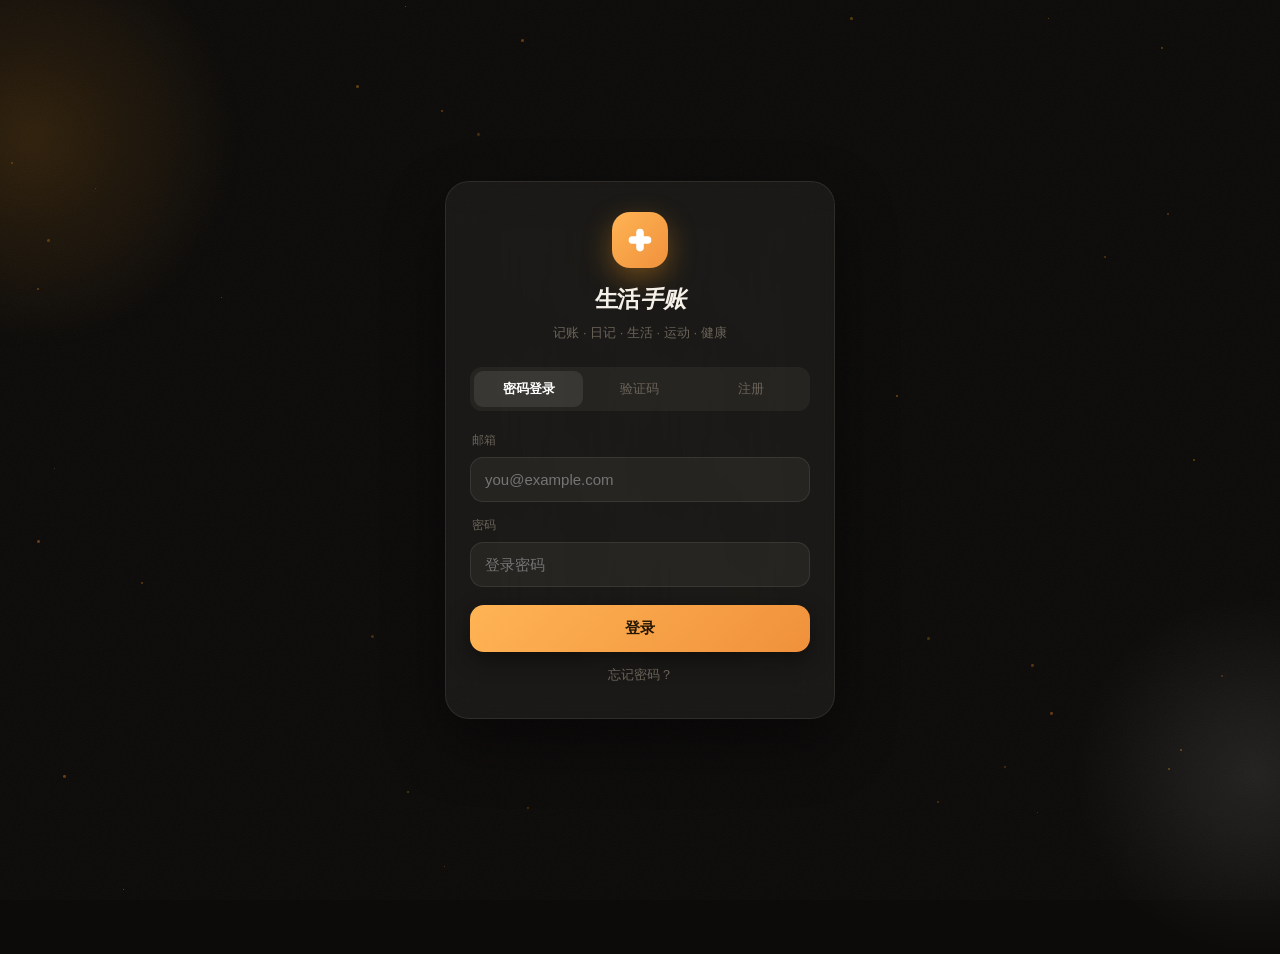
<file: index.html>
<!DOCTYPE html>
<html lang="zh-CN">
<head>
<meta charset="UTF-8">
<meta name="viewport" content="width=device-width, initial-scale=1.0, maximum-scale=1.0, user-scalable=no, viewport-fit=cover">
<meta name="color-scheme" content="dark">
<meta name="apple-mobile-web-app-capable" content="yes">
<meta name="apple-mobile-web-app-status-bar-style" content="black-translucent">
<meta name="apple-mobile-web-app-title" content="生活手账">
<meta name="theme-color" content="#0C0B0A">
<title>生活手账</title>
<link rel="icon" href="[data-uri]">

<link rel="stylesheet" href="app.css?v=1794156907542">
</head>
<body>
<div id="bg-photo"></div>
<div id="bg-veil"></div>
<div id="bg-grain"></div>
<div id="bg-dots"></div>
<div class="net-bar" id="net-bar"><span>⚠</span><span>当前没有网络 · 显示的是上次的数据，联网后自动刷新</span></div>
<div id="root"></div>
<script src="sdk.index.global.js?v=1794156907542"></script>

<script src="app.js?v=1794156907542"></script>
<script src="sw.js"></script>
<script>
/* Service Worker：让 app.js/app.css 走浏览器本地缓存。
   ⛔ 托管不给 Cache-Control（实测 sdk 被打开4 次，每次都是全量 61KB 重传），
      缓存策略只能由 SW 自己定。实测二次打开这310KB + sdk 全部 0 字节传输。
   ⛔ 注册失败绝不能影响页面 —— 包 catch，SW 是优化不是依赖。
   ⛔ 不偷偷替换：装了新 SW 只提示「下次打开生效」，
      偷换会把用户正在填的表单重置，比不更新糟糕得多。*/
(function(){
  if (!('serviceWorker' in navigator)) return;

  /*⛔⛔⛔ 2026-10-19 修：安卓 App 里 WebView 长期存活，浏览器**几小时甚至一天
     才检查一次 SW 更新** ⇒ App 永远卡在旧版本（用户实测：App 里 v3.11，
     浏览器里已经是 v3.15）。
     ⇒ 每次打开都主动 reg.update() + 清掉旧缓存。
     ⛔ 不能偷偷 replace()：那会把用户正在填的表单重置。
        只在这里确保「下次打开就是新版」。*/
  window.addEventListener('load', function(){
    /* ⛔⛔⛔ swUrl 不能带时间戳（2026-10-20 修）。
       v3.16 我图省事写了 `'sw.js?u=' + Date.now()`，结果**每次打开都是新 URL**，
       浏览器每次都当成「有新 SW」⇒ skipWaiting + 重新预缓存 + 清旧缓存
       ⇒ 用户每次进 App 都看到「有新版本，下次打开生效」，
       而且刚加载的代码被反复替换 —— 正是「删除闪一下又回来、
       新加的重进就没」的直接原因。

       ⇒ 正确做法：**URL 稳定 + 只在内容变时才更新**。
         sw.js 里的 VER（v316）每次发版会变 ⇒ 字节变了浏览器自然会更新；
         reg.update() 负责去问一次有没有新的。
         绝不能靠改 query 制造「假更新」。*/
    var swUrl = 'sw.js';
    navigator.serviceWorker.register(swUrl).then(function(reg){
      // 主动检查更新（浏览器默认一天才查一次，App 里等不到）
      try { reg.update(); } catch (e) {}

      reg.addEventListener('updatefound', function(){
        var nw = reg.installing;
        if (!nw) return;
        nw.addEventListener('statechange', function(){
          if (nw.state === 'installed' && navigator.serviceWorker.controller) {
            if (window.toast) window.toast('有新版本', '下次打开生效，或下拉刷新立即更新');
          }
        });
      });
    }).catch(function(){/* 失败就算了 */});

    // ② 每次打开顺手把「旧版本缓存名」清掉。
    //    缓存名就是 sw.js 里的 VER（v315 这种）⇒ 认前缀 v\d+ 即可。
    //    正常情况下 activate 已经清过；这里兜底防「SW 压根没更新」的情况。
    if (window.caches && caches.keys) {
      caches.keys().then(function(keys){
        var live = keys.filter(function(k){ return /^v\d+$/.test(k); });
        if (live.length > 1) {
          Promise.all(live.slice(0, -1).map(function(k){ return caches.delete(k); }));
        }
      }).catch(function(){});
    }
  });
})();
</script>
</body>
</html>
</file>
<file: app.css>
*{margin:0;padding:0;box-sizing:border-box;-webkit-tap-highlight-color:transparent}
:root{
  /* ⚠ 全站只允许一个强调色。v2.7 起把「主题色」从强调色改成「底色色温」——
     6 套主题改的是 --bg/--bg-2（都很暗，不抢戏），--brand 恒为琥珀。
     之前 --brand 跟着主题走，导致同一页里星环是琥珀、按钮是粉紫、图标是绿的，
     视觉锚点散在四处，这就是「配色不好看」的根因，不是某几个控件没调好。 */
  --bg:#0C0B0A;--bg-2:#15120E;         /* 暖调近黑：OLED 上纯黑边缘发绿 */
  --card:rgba(245,240,232,.045);--card-hi:rgba(245,240,232,.078);
  --line:rgba(245,240,232,.085);--line-hi:rgba(245,240,232,.17);
  --text:#F5F0E8;--text-2:#9A9186;--text-3:#6B6459;
  /* --brand 是「主色」的通用入口，全站 90+ 处引用它。锁死成琥珀 = 一次改全站生效。 */
  --brand:#FF9F1C;--brand-2:#E8890C;
  --brand-rgb:255,159,28;--brand2-rgb:232,137,12;
  --grad:linear-gradient(135deg,#FFB454,#F0913C);   /* 同色系微渐变，不做撞色 */
  /* 语义色：全部降饱和一档，别跟琥珀抢。支出红 / 收入绿要能一眼分开，所以色相保留。 */
  --out:#E8695F;--in:#4FB98A;--pink:#E08A96;--amber:#FFB454;--cyan:#5FB4C4;
  --r:18px;--r-sm:14px;
  /* 「星环」版新令牌（2026-10-14）。设计调性 = Brutally minimal × 杂志编辑：
     暖调近黑打底（非纯黑，OLED 上边缘发绿）、单一琥珀强调色、发丝线分栏代替卡片堆砌、
     圆角只留 3 档。⚠ 强调色走 --star-a 而不是 --brand，因为 6 套主题色可选，
     用主题色当强调会让 11 张页面失去统一视觉锚点。 */
  --star-a:var(--brand);                       /* 琥珀：全站唯一强调色，锁死，不跟主题走 */
  --star-a-soft:rgba(255,159,28,.14);
  --star-a-line:rgba(255,159,28,.34);
  --star-line:rgba(245,240,232,.085);        /* 发丝线 */
  --star-line-hi:rgba(245,240,232,.16);
  --star-text:#F5F0E8;                       /* 暖调近白，不是纯白 */
  --star-text-2:#9A9186;
  --star-text-3:#6B6459;
  --star-r-lg:28px;--star-r-md:14px;--star-r-pill:99px;   /* 圆角只有 3 档 */
  --star-display:"Songti SC","STSong","Noto Serif CJK SC","Source Han Serif SC",
                 "Noto Serif SC",SimSun,Georgia,serif;    /* 系统衬线，零网络加载 */
  --star-ease:cubic-bezier(.16,1,.3,1);
  --safe-top:env(safe-area-inset-top,0px);
  --safe-bottom:env(safe-area-inset-bottom,0px);
  color-scheme:dark;
}

/* ===== 星环版组件（今日页 02/03/04 区块）=====
   ⚠ 命名统一 st- 前缀，不改既有类名 —— 6 个页面共用一套样式，
   动 .card / .hero 这类会牵连报表页。 */
.st-sec{display:flex;align-items:center;gap:9px;margin:22px 0 13px}
.st-sec-i{font-family:var(--star-display);font-size:11px;color:var(--star-a);
          letter-spacing:.1em;opacity:.85}
.st-sec-t{font-size:11.5px;letter-spacing:.18em;color:var(--star-text-3)}
.st-rule{height:1px;background:var(--star-line)}

/* 记录星环：31 段弧 = 31 天，点亮 = 当天有记录，断签是灰的缺口 */
.st-ring-wrap{display:flex;flex-direction:column;align-items:center;padding:30px 0 22px}
.st-ring-box{position:relative;width:272px;height:272px}
.st-ring-box svg{display:block;width:100%;height:100%;transform:rotate(-90deg)}
.st-ring-c{position:absolute;inset:0;display:flex;flex-direction:column;
          align-items:center;justify-content:center;pointer-events:none}
.st-ring-n{font-family:var(--star-display);font-size:76px;line-height:.9;
          font-weight:400;color:var(--star-text);letter-spacing:-.04em;
          font-variant-numeric:tabular-nums}
.st-ring-u{font-size:10.5px;letter-spacing:.2em;color:var(--star-text-3);margin-top:9px}
.st-ring-sub{font-size:12.5px;color:var(--star-text-2);margin-top:13px}
.st-ring-sub b{color:var(--star-a);font-weight:500;font-variant-numeric:tabular-nums}

/* 每日一句：左侧琥珀竖线 + 大衬线 */
.st-quote{padding:4px 0 8px 16px;position:relative}
.st-quote::before{content:"";position:absolute;left:0;top:4px;bottom:8px;width:2px;
                  background:var(--star-a);opacity:.55;border-radius:2px}
.st-quote-z{font-family:var(--star-display);font-size:22px;line-height:1.45;
            letter-spacing:-.015em;color:var(--star-text)}
.st-quote-e{font-family:var(--star-display);font-size:13.5px;font-style:italic;
            line-height:1.5;color:var(--star-text-2);margin-top:8px}
.st-quote-a{font-size:11.5px;color:var(--star-text-3);margin-top:8px;letter-spacing:.05em}

/* 卡片 */
.st-card{background:rgba(245,240,232,.032);border:1px solid var(--star-line);
         border-radius:var(--star-r-lg);padding:17px 17px 15px;position:relative;overflow:hidden}
.st-card::before{content:"";position:absolute;inset:0;pointer-events:none;
                 background:linear-gradient(168deg,rgba(245,240,232,.028),transparent 52%)}

/* 喝水 */
.st-water{display:flex;align-items:center;gap:16px}
.st-water-arc{position:relative;width:86px;height:86px;flex:0 0 auto}
.st-water-arc svg{width:100%;height:100%;transform:rotate(-90deg)}
.st-water-arc .st-wm{position:absolute;inset:0;display:flex;align-items:center;
  justify-content:center;font-family:var(--star-display);font-size:21px;
  color:var(--star-text);font-variant-numeric:tabular-nums;letter-spacing:-.02em}
.st-water-info{flex:1;min-width:0}
.st-water-n{font-family:var(--star-display);font-size:32px;line-height:1;
            color:var(--star-text);font-variant-numeric:tabular-nums;letter-spacing:-.03em}
.st-water-n i{font-style:normal;font-size:13px;color:var(--star-text-3);
              margin-left:4px;letter-spacing:0}
.st-water-goal{font-size:12.5px;color:var(--star-text-2);margin-top:6px}
/*⛔ 必须 font-style:normal —— <em> 默认斜体，中文斜体很难看，
   而且「目标 3000ml」这种数字斜体在深色底上更糊。*/
.st-water-goal em{font-style:normal;font-variant-numeric:tabular-nums}
.st-water-goal b{color:var(--star-a);font-weight:500;font-variant-numeric:tabular-nums}
.st-btns{display:flex;gap:8px;margin-top:13px}
.st-btn{flex:1;min-height:44px;border-radius:var(--star-r-md);
        background:rgba(245,240,232,.055);border:1px solid var(--star-line-hi);
        color:var(--star-text);font-size:14px;
        transition:transform .16s var(--star-ease),background .16s var(--star-ease);
        display:flex;align-items:center;justify-content:center;gap:6px}
.st-btn:active{transform:scale(.965);background:var(--star-a-soft)}
.st-btn-p{background:var(--star-a-soft);border-color:var(--star-a-line);color:var(--star-a)}
.st-btn-undo{flex:0 0 auto;padding:0 15px;font-size:12.5px;color:var(--star-text-2)}

/* v2.9：本周七格（.st-mood-week / .st-mood-c / .st-mood-e / .st-mood-d）已随
   心情小卡片一起下线，样式和渲染一起删，别留孤儿 CSS。 */
.st-mood-now{font-size:12.5px;color:var(--star-text-2);margin-top:14px}
.st-mood-now b{color:var(--star-text);font-weight:500}
/* ⛔ 10 个 44px 按钮 + 左侧文字在同一行必然挤爆（文字被压成竖排单字）
   ⇒ 标题在上、按钮在下两行块布局，永不互相挤压 */
.st-mood-picks{display:grid;grid-template-columns:repeat(5,1fr);gap:8px;margin-top:10px}
.st-mp{width:100%;height:44px;border-radius:var(--star-r-md);background:rgba(245,240,232,.055);
       border:1px solid transparent;font-size:19px;line-height:1;
       display:flex;align-items:center;justify-content:center;
       transition:transform .16s var(--star-ease),border-color .16s var(--star-ease)}
.st-mp:active{transform:scale(.9)}
.st-mp.on{border-color:var(--star-a);background:var(--star-a-soft)}

/* 心情小卡片：一枚大表情 + 一句状态，点整张都能进选择。
   v2.9 起心情改成这种形态 —— 原来的「本周七格 + 一行 10 个按钮」占掉大半屏，
   每天就为了点一下表情，结果得先滑过七列格子。 */
.st-mood-card{
  display:flex;align-items:center;gap:14px;padding:14px 16px;width:100%;
  border-radius:var(--star-r-md);background:rgba(245,240,232,.04);
  border:1px solid var(--star-line);text-align:left;
  transition:transform .16s var(--star-ease),border-color .16s var(--star-ease);
}
.st-mood-card:active{transform:scale(.985)}
.st-mood-card.on{border-color:var(--star-a-line);background:var(--star-a-soft)}
.st-mc-face{
  width:52px;height:52px;flex:0 0 auto;border-radius:50%;
  background:rgba(245,240,232,.06);border:1px solid var(--star-line);
  display:flex;align-items:center;justify-content:center;font-size:26px;line-height:1;
  overflow:hidden;      /* SVG 脸自带圆底，外圈这层就不需要再圆一次 */
}
.st-mc-face .st-mc-svg{width:100%;height:100%;display:block}
.st-mood-card.on .st-mc-face{background:rgba(255,159,28,.14);border-color:var(--star-a-line)}
.st-mc-txt{flex:1;min-width:0}
.st-mc-t{display:block;font-size:14px;color:var(--star-text);line-height:1.3}
/* ⛔ 两句必须各占一行 —— 它们都是 span（行内元素），
   不写 display:block 会挤在同一行，"今天记为 😊点这里挑一个" 连成一坨。 */
.st-mc-s{display:block;font-size:11.5px;color:var(--star-text-3);margin-top:3px}
/* v3.1：心情历史入口。做成「卡片下面一排小字」而不是塞进卡片，
   免得和「点卡片改今天」抢同一个点击区。触摸目标 ≥32px。 */
.st-mood-hist{
  display:block;width:100%;text-align:right;padding:10px 2px 4px;margin-top:2px;
  font-size:12px;color:var(--star-text-3);cursor:pointer;
  border-top:1px solid var(--star-line);
  -webkit-tap-highlight-color:transparent;
}
.st-mood-hist:active{color:var(--star-a)}
.st-mc-go{font-size:18px;color:var(--star-text-3);flex:0 0 auto}

/* 心情弹窗：三列网格，大表情 + 中文标签。
   13 个表情在 390 宽里放三列 ⇒ 每格 ~110px，emoji 给到 30px 才不至于看不清。
   触摸目标由 .mp-opt 整体撑到 ≥88px，远超 44px 下限。 */
.mp-grid{display:grid;grid-template-columns:repeat(3,1fr);gap:8px;margin:2px 0 16px}
.mp-opt{
  display:flex;flex-direction:column;align-items:center;justify-content:center;gap:7px;
  padding:11px 4px 9px;min-height:96px;border-radius:var(--star-r-md);
  background:rgba(245,240,232,.045);border:1px solid transparent;
  transition:transform .14s var(--star-ease),background .18s,border-color .18s;
  -webkit-tap-highlight-color:transparent;
}
.mp-opt:active{transform:scale(.94)}
.mp-opt.on{background:rgba(255,159,28,.15);border-color:rgba(255,159,28,.45)}
/* SVG 脸：撑满整格。原来 .mp-f 是 30px 的 emoji，现在换 SVG，尺寸跟着格走 */
.mp-face{display:block;line-height:0}
.mp-svg{width:46px;height:46px;display:block}
.mp-l{font-size:11.5px;color:var(--star-text-2);line-height:1.2;text-align:center;margin-top:2px}
.mp-opt.on .mp-l{color:var(--star-a)}
.mp-hint{font-size:12px;color:var(--star-text-3);text-align:center;margin:0 0 12px}
/* 图例：告诉用户颜色是按情绪分的，不然「为什么蓝色代表难过」没人知道 */
.mp-legend{display:flex;justify-content:center;gap:12px;margin:2px 0 16px;flex-wrap:wrap}
.mp-lg{display:inline-flex;align-items:center;gap:5px;font-size:10.5px;color:var(--star-text-3)}
.mp-lg i{width:9px;height:9px;border-radius:50%;display:block}
/* 未选时确定按钮置灰 —— 截图里就是禁用的，用户得先选一个 */
#mp-ok.is-off,.btn.is-off{opacity:.34;pointer-events:none}

/* 心情历史月历（v3.1） */
.mh-loading{font-size:12.5px;color:var(--star-text-3);text-align:center;padding:26px 0}
.mh-wk{display:grid;grid-template-columns:repeat(7,1fr);gap:4px;margin-bottom:6px}
.mh-wk span{font-size:10.5px;color:var(--star-text-3);text-align:center}
.mh-grid{display:grid;grid-template-columns:repeat(7,1fr);gap:4px}
.mh-cell{
  aspect-ratio:1;border-radius:9px;background:rgba(245,240,232,.04);
  border:1px solid transparent;display:flex;flex-direction:column;
  align-items:center;justify-content:center;gap:1px;padding:0;
  -webkit-tap-highlight-color:transparent;
}
/* ⛔ 触摸目标：7 列在 390 宽里每格 ≈48px，已经过 44px 线，别再往小缩 */
.mh-cell:active{transform:scale(.93)}
.mh-cell.pad{background:none;pointer-events:none}
.mh-cell.fut{opacity:.3;pointer-events:none}
.mh-cell.today{border-color:var(--star-a);box-shadow:0 0 0 1px rgba(255,159,28,.22)}
.mh-svg{width:26px;height:26px;display:block}
.mh-cell em{font-style:normal;font-size:9px;color:var(--star-text-3);line-height:1}
.mh-dot{font-size:13px;color:var(--star-text-3);font-variant-numeric:tabular-nums}
.mh-cell.today .mh-dot{color:var(--star-a)}
.mh-bar{height:4px;border-radius:99px;background:rgba(245,240,232,.08);margin:14px 0 8px;overflow:hidden}
.mh-bar i{display:block;height:100%;background:var(--star-a);border-radius:99px}
.mh-note{font-size:11px;color:var(--star-text-3);text-align:center;margin:0}

/* 今日速记：发丝线行，不是卡片 */
.st-quick{display:flex;align-items:stretch}
.st-qk{flex:1;padding:13px 0 12px;text-align:center;position:relative;
       border-radius:var(--star-r-md)}
.st-qk+.st-qk::before{content:"";position:absolute;left:0;top:14px;bottom:13px;
                      width:1px;background:var(--star-line)}
.st-qk-n{font-family:var(--star-display);font-size:23px;line-height:1;
         color:var(--star-text);font-variant-numeric:tabular-nums;letter-spacing:-.02em}
.st-qk-n.has{color:var(--star-a)}
.st-qk-t{font-size:11px;color:var(--star-text-3);margin-top:6px;letter-spacing:.06em}

/* 动效降级 */
@media (prefers-reduced-motion:reduce){
  .st-btn,.st-mp,.st-mood-card{transition:none}
}

/* ===== 主题 =====
   v2.7 起主题只改「底色色温」，不再改强调色。6 套都是刻意压暗的暖-中性色，
   差异克制到「换个氛围」而不是「换个世界」，全站强调色始终是琥珀。
   ⚠ 改这里必须同步改 THEMES 数组（第 ~1040 行）里的 name / c，否则
   「我的」页色板圆点会和实际底色对不上。 */
[data-theme="ink"]   {--bg:#0C0B0A;--bg-2:#15120E}   /* 墨黑（默认） */
[data-theme="dawn"]  {--bg:#100C09;--bg-2:#1B1511}   /* 晨褐 */
[data-theme="dusk"]  {--bg:#0D0B10;--bg-2:#17141C}   /* 夜紫 */
[data-theme="sea"]   {--bg:#090D0F;--bg-2:#121A1D}   /* 深青 */
[data-theme="clay"]  {--bg:#110D0A;--bg-2:#1C1712}   /* 陶土 */
[data-theme="moss"]  {--bg:#0A0D0A;--bg-2:#131712}   /* 苔绿 */

/* ===== 背景层 =====
   三层，从下到上：
     #bg-photo  用户自定义底图（localStorage 存 dataURL，可关）
     #bg-grain   颗粒噪点（SVG feTurbulence 一次性生成，data URI）
     #bg-dots    粒子星点（canvas 一次性画出静态点位，CSS 动画做漂移）
   ⛔ 绝不用 requestAnimationFrame 每帧重绘 —— 单文件 App 开 6 个页面
   常驻 WebView，跑 rAF 会持续占 GPU，在低端机上直接把滚动拖卡。
   粒子只需要「位置随机 + 缓慢漂移」，一次性生成后交给 CSS transform 即可。 */

/* 用户自定义底图：铺满 + 压暗，保证文字可读 */
#bg-photo{
  position:fixed;inset:0;z-index:0;pointer-events:none;
  background-position:var(--bg-pos,50% 50%);background-size:cover;background-repeat:no-repeat;
  opacity:0;transition:opacity .5s ease;
  /*⛔ 模糊要放大再向左上挪 —— 否则 blur 会把边缘也吃进来，露出底色一圈。
     scale 的倍数要跟着 --bg-blur 走：blur 8px 时放大 1.06 就够盖住边缘。 */
  filter:blur(calc(var(--bg-blur,0) * 1px));
  transform:scale(calc(1 + var(--bg-blur,0) * 0.011));
  will-change:filter;
}
body.has-bg #bg-photo{opacity:var(--bg-dim,.42)}
/* 底图上再压一层暖调渐变，避免自定义图片把琥珀强调色衬得发灰 */
#bg-veil{
  position:fixed;inset:0;z-index:0;pointer-events:none;opacity:0;
  background:linear-gradient(180deg,rgba(12,11,10,.30),rgba(12,11,10,.72));
  transition:opacity .5s ease;
}
body.has-bg #bg-veil{
  /* ⛔ 顶/底两层都要够厚：只有 42% 压暗时，亮色底图（白天拍的照）会让
     文字区对比度掉下来，标题被底图吃掉（截图里"先天下之忧"那行就糊了）。
     这里给到 .40→.86，比原来更沉。 */
  opacity:1;
  background:linear-gradient(180deg,rgba(12,11,10,.40),rgba(12,11,10,.86));
}

/* 颗粒：给纯色底一点纸感，避免大面积近黑显得「塑料」 */
#bg-grain{
  position:fixed;inset:0;z-index:0;pointer-events:none;opacity:.5;
  background-image:url("data:image/svg+xml,%3Csvg xmlns='http://www.w3.org/2000/svg' width='160' height='160'%3E%3Cfilter id='n'%3E%3CfeTurbulence type='fractalNoise' baseFrequency='.85' numOctaves='3' stitchTiles='stitch'/%3E%3CfeColorMatrix type='saturate' values='0'/%3E%3C/filter%3E%3Crect width='160' height='160' filter='url(%23n)' opacity='.045'/%3E%3C/svg%3E");
}

/* 粒子星点：位置由 JS 随机写进 inline style，漂移交 CSS。
   ⚠ keyframes 里两帧都要写**完整** transform（浏览器不会为 transform
   做「未列出的属性保持不变」的插值补全）—— 中间那帧只改 opacity 的话，
   位移会退化成 0 → 0，粒子只闪不飘。
   --dx 是每颗粒子各自的横向振幅（JS 随机给），两端取正负号 = 从一侧漂到另一侧再回来。 */
#bg-dots{position:fixed;inset:0;z-index:0;pointer-events:none}
#bg-dots i{
  /*⛔ 粒子颜色不再写死 var(--star-a)（永远是琥珀，六套主题下长得一模一样）。
     改读 --bg-dot：JS 按「主题色 × 时间色温」算出来写进 :root。*/
  position:absolute;border-radius:50%;background:var(--bg-dot, #FF9F1C);
  /* 每颗粒子 hue 偏移 ±14°，全部同一个颜色会像「一层噪点」而不是「一群星」 */
  filter:hue-rotate(var(--dh,0deg));
  animation-name:bd;animation-timing-function:ease-in-out;animation-iteration-count:infinite;
  will-change:transform,opacity;
}
@keyframes bd{
  0%   {transform:translate3d(calc(var(--dx,6px) * -1), 12px, 0) scale(.82);opacity:.14}
  50%  {transform:translate3d(var(--dx,6px), -14px, 0) scale(1.1);opacity:.68}
  100% {transform:translate3d(calc(var(--dx,6px) * -1), 12px, 0) scale(.82);opacity:.14}
}
/* ⛔ 必须给**负的** animation-delay 打散相位：全部 delay=0 就是整片同起同落，
   看着像屏幕在亮灭而不是有粒子在飘。JS 里给的是 -(r*dur) 秒。 */
body.no-motion #bg-dots i{animation:none;opacity:.34}

/* 背景设置控件 */
.bg-prev{
  height:96px;border-radius:var(--r-sm);background:var(--card) center/cover no-repeat;
  border:1px solid var(--line);display:flex;align-items:flex-end;padding:8px 10px;
  color:var(--text-3);font-size:11.5px;
}
.bg-prev.set{border-color:rgba(255,159,28,.4)}
/* 隐藏 file input 但**保留可点区域**：用 clip 裁掉视觉但保留布局，
   别用 pointer-events:none —— 部分 WebView 里 label→input 的点击链会因此断掉。 */
#bg-file{
  position:absolute;width:1px;height:1px;opacity:0;
  overflow:hidden;clip:rect(0 0 0 0);clip-path:inset(50%);white-space:nowrap;
}
#bg-file-lb{cursor:pointer}
.bg-picks{display:grid;grid-template-columns:repeat(4,1fr);gap:8px;margin:10px 0 4px}
.bg-pick{aspect-ratio:9/14;border-radius:10px;border:1px solid var(--line);overflow:hidden;position:relative}
.bg-pick.on{border-color:var(--star-a);box-shadow:0 0 0 2px rgba(255,159,28,.18)}
.bg-pick.on::after{content:'✓';position:absolute;right:3px;top:3px;width:15px;height:15px;border-radius:50%;
  background:var(--star-a);color:#151009;font-size:10px;font-weight:800;display:flex;align-items:center;justify-content:center}
.bg-pick span{position:absolute;left:0;right:0;bottom:0;padding:3px 0 4px;text-align:center;font-size:10px;
  background:rgba(12,11,10,.72);color:var(--text-2)}
/* v3.0：删除角标。⛔ 不能用 .bg-pick span 承载（那条规则是给「再加一张」的字加底衬的），
   各自独立类名，别复用。 */
.bg-pick-del{
  position:absolute;right:2px;top:2px;width:20px;height:20px;border-radius:50%;border:0;z-index:2;
  background:rgba(12,11,10,.78);color:#fff;font-size:14px;line-height:1;
  display:flex;align-items:center;justify-content:center;cursor:pointer;
  -webkit-tap-highlight-color:transparent;
}
.bg-pick-del:active{background:var(--out)}
.bg-pick.add{
  display:flex;flex-direction:column;align-items:center;justify-content:center;gap:3px;
  border-style:dashed;cursor:pointer;background:rgba(245,240,232,.04);
}
.bg-pick.add span{position:static;background:none;color:var(--star-a);font-size:20px;padding:0;line-height:1}
.bg-pick.add small{font-size:9.5px;color:var(--star-text-3)}

/* 开关行：整行可点，label 包 input + 视觉滑块 + 文案。
   ⛔ input 用 appearance:none + opacity:0 藏起来，**不能 display:none** ——
      display:none 的表单控件在部分 WebView 里点label 不触发。 */
.bg-sw{
  display:flex;align-items:center;gap:11px;padding:11px 12px;margin-bottom:8px;cursor:pointer;
  border-radius:var(--star-r-md);background:rgba(245,240,232,.04);border:1px solid var(--star-line);
  -webkit-tap-highlight-color:transparent;
}
.bg-sw input{position:absolute;opacity:0;width:1px;height:1px}
.bg-sw-b{
  flex:0 0 auto;width:38px;height:22px;border-radius:99px;position:relative;
  background:rgba(245,240,232,.14);transition:background .2s;
}
.bg-sw-b::after{
  content:'';position:absolute;left:2px;top:2px;width:18px;height:18px;border-radius:50%;
  background:#F5F0E8;transition:transform .2s var(--star-ease);
}
.bg-sw.on{background:rgba(255,159,28,.1);border-color:var(--star-a-line)}
/* ⛔ 开启态的滑块要足够「实」：底色用纯琥珀 + 滑块用深色，
   否则在深色底上「开」和「关」几乎看不出区别（截图里就是这个毛病）。 */
.bg-sw.on .bg-sw-b{background:#FF9F1C}
.bg-sw.on .bg-sw-b::after{transform:translateX(16px);background:#151009}
.bg-sw-t{font-size:13px;color:var(--star-text);line-height:1.35}
.bg-sw-t em{display:block;font-style:normal;font-size:11px;color:var(--star-text-3);margin-top:2px}

/* ===== 个性化设置控件 ===== */
.theme-grid{display:grid;grid-template-columns:repeat(6,1fr);gap:8px}
/* 主题色板：6 套底色都很暗，光填一个色块在深色面板上根本分不出来。
   改成「上下双色对分」—— 上半是 bg、下半是 bg-2，中间一道发丝线，
   于是六颗点各自有可辨的明度/色温差，选中态再叠一圈琥珀。 */
.theme-dot{aspect-ratio:1;border-radius:14px;border:1px solid var(--line);
           transition:transform .16s,border-color .16s;position:relative;overflow:hidden}
.theme-dot::after{content:'';position:absolute;left:0;right:0;top:50%;height:1px;
                  background:rgba(245,240,232,.22)}
.theme-dot.on{border-color:var(--star-a);box-shadow:0 0 0 2px rgba(255,159,28,.2)}
.theme-dot:active{transform:scale(.93)}
.cat-edit{display:flex;flex-wrap:wrap;gap:6px;margin-bottom:10px}
.cat-x{display:inline-flex;align-items:center;gap:5px;padding:6px 10px;background:rgba(245,240,232,.07);border-radius:9px;font-size:12px;color:var(--text-2)}
.cat-x em{font-style:normal;color:var(--text-3);font-size:15px;line-height:1}

/* ===== 月份切换 ===== */
.month-bar{display:flex;align-items:center;gap:10px;margin-bottom:12px}
.month-nav{width:44px;height:40px;border-radius:12px;background:var(--card);border:1px solid var(--line);display:flex;align-items:center;justify-content:center;color:var(--text-2);font-size:17px;flex:0 0 auto}
.month-nav:active{background:var(--card-hi)}
.month-nav:disabled{opacity:.28}
.month-cur{flex:1;text-align:center;font-size:15px;font-weight:700}

/* ===== 降低动效偏好（系统开启时关闭动画） ===== */
@media (prefers-reduced-motion: reduce){
  *,*::before,*::after{animation-duration:.01ms !important;animation-iteration-count:1 !important;transition-duration:.01ms !important}
}
html,body{height:100%}
body{
  background:var(--bg);color:var(--text);
  font-family:-apple-system,BlinkMacSystemFont,"Segoe UI","PingFang SC","Hiragino Sans GB","Microsoft YaHei",sans-serif;
  font-size:15px;line-height:1.55;-webkit-font-smoothing:antialiased;
}
/* 背景三层在 #bg-* 上，body 只剩纯底色 */
button{font-family:inherit;cursor:pointer;border:none;background:none;color:inherit;font-size:inherit}
input,textarea,select{font-family:inherit;font-size:inherit;color:inherit;background:none;border:none;outline:none}
select option{background:#15120E;color:var(--text)}
a{color:var(--brand);text-decoration:none}
.num{font-variant-numeric:tabular-nums;font-feature-settings:"tnum"}
/* ⛔ #root 必须显式 z-index:1：背景三层是 position:fixed;z-index:0，
   #root 是普通流元素，没有 z-index 就会被 fixed 层盖住（点不到按钮）。
   position:relative 是必需的 —— 只有 z-index 不生效。 */
#root{position:relative;z-index:1;min-height:100%}

/* ===== Header ===== */
.hd{
  position:sticky;top:var(--neth,0px);z-index:20;
  display:flex;align-items:center;justify-content:space-between;gap:12px;
  padding:calc(var(--safe-top) + 13px) 18px 12px;
  background:rgba(12,11,10,.74);backdrop-filter:blur(22px) saturate(140%);-webkit-backdrop-filter:blur(22px) saturate(180%);
  border-bottom:1px solid var(--line);
}
/* 断网提示条：放在 #root 外面（登录页也要有），sticky 粘顶。
   它出现时 .hd 要用 --neth 让位 —— 两个元素都是 sticky top:0，不抬一手会互相压住。
   高度由 JS 实测写入（横条高度随安全区变），别在 CSS 里猜。 */
.net-bar{
  position:sticky;top:0;z-index:30;display:none;
  align-items:center;justify-content:center;gap:7px;
  padding:calc(var(--safe-top) + 8px) 14px 8px;
  background:var(--grad);color:#241703;
  font-size:12.5px;font-weight:700;letter-spacing:.01em;
}
.net-bar.on{display:flex}

/* 顶部栏：杂志编辑风 —— 站名用衬线体（与星环数字同一套展示字），
   不再用渐变文字。紫蓝渐变在深底上发灰、缩小后糊成一团，是「配色不好看」最显眼的一处。
   「手账」二字用琥珀实色做重音，比彩色渐变更稳，也和星环呼应。 */
.brand{font-family:var(--star-display);font-size:20px;font-weight:600;letter-spacing:.02em;color:var(--star-text);line-height:1.1}
.brand em{font-style:normal;color:var(--star-a);font-weight:700}
.brand.hi{line-height:1.3}
.brand .hi-t{display:block;font-family:-apple-system,BlinkMacSystemFont,"PingFang SC","Microsoft YaHe",sans-serif;
             font-size:10.5px;font-weight:500;color:var(--star-text-3);letter-spacing:.18em;margin-bottom:2px}
/* 头像：从实心渐变球改成「描边圈 + 暖白字母」。实心球在小尺寸下就是一团糊色。 */
.avatar{
  width:36px;height:36px;border-radius:50%;
  background:rgba(245,240,232,.06);
  border:1px solid var(--star-line-hi);
  display:flex;align-items:center;justify-content:center;
  color:var(--star-text);font-weight:600;font-size:14px;flex:0 0 auto;
  letter-spacing:.02em;
}
.avatar:active{transform:scale(.93)}
.avatar svg{width:18px;height:18px;stroke-width:1.7;color:var(--star-text-2)}
/* 自定义头像：图片铺满圆形，皮肤立绘按脸部位置取景 */
.avatar,.me-avatar{overflow:hidden}
.av-img{width:100%;height:100%;object-fit:cover;display:block;border-radius:50%}
.view{flex:1;padding:16px 16px calc(146px + var(--safe-bottom));max-width:680px;margin:0 auto;width:100%}
.view>*{animation:fade .26s ease both}
@keyframes fade{from{opacity:0;transform:translateY(6px)}to{opacity:1;transform:none}}

/* ===== Tab bar ===== */
.tab-bar{
  position:fixed;bottom:0;left:0;right:0;display:flex;
  background:rgba(12,11,10,.86);backdrop-filter:blur(24px) saturate(140%);-webkit-backdrop-filter:blur(24px) saturate(180%);
  border-top:1px solid var(--line);padding:6px 4px calc(6px + var(--safe-bottom));z-index:20;
}
.tab{flex:1;display:flex;flex-direction:column;align-items:center;gap:3px;padding:4px 0;color:var(--text-3);font-size:10.5px;transition:color .18s}
.tab .pill{width:44px;height:27px;border-radius:14px;display:flex;align-items:center;justify-content:center;transition:background .18s}
.tab svg{width:21px;height:21px;stroke-width:1.7}
.tab.active{color:#fff}
.tab.active .pill{background:rgba(var(--brand-rgb),.18)}
.tab:active .pill{background:rgba(245,240,232,.07)}

/* ===== Login ===== */
.login-wrap{min-height:100vh;display:flex;align-items:center;justify-content:center;padding:24px}
.login-wrap{min-height:100vh;display:flex;align-items:center;justify-content:center;padding:24px;position:relative}
/* 登录页氛围：两团琥珀/暖白光晕缓慢游走。
   这是**两团纯 CSS radial-gradient**（不是 canvas、不是滤镜），所以合成器能直接
   插值 transform，滚动和不动的输入框都不掉帧。
   ⚠ 别用 filter:blur() 做这种大面积光晕 —— blur 要按像素跑，1080p 上单帧就能吃掉几毫秒。 */
.login-wrap::before,.login-wrap::after{
  content:'';position:absolute;border-radius:50%;pointer-events:none;
  filter:none;
}
.login-wrap::before{
  width:min(420px,86vw);height:min(420px,86vw);top:-8%;left:-14%;
  background:radial-gradient(circle,rgba(255,159,28,.15),rgba(255,159,28,.04) 52%,transparent 72%);
  animation:bgFloat1 19s ease-in-out infinite;
}
.login-wrap::after{
  width:min(360px,74vw);height:min(360px,74vw);bottom:-6%;right:-12%;
  background:radial-gradient(circle,rgba(245,240,232,.10),rgba(245,240,232,.025) 55%,transparent 74%);
  animation:bgFloat2 25s ease-in-out infinite;
}
@keyframes bgFloat1{
  0%,100%{transform:translate3d(0,0,0) scale(1)}
  50%    {transform:translate3d(24px,32px,0) scale(1.1)}
}
@keyframes bgFloat2{
  0%,100%{transform:translate3d(0,0,0) scale(1.04)}
  50%    {transform:translate3d(-28px,-24px,0) scale(1)}
}
/* 登录页粒子更亮一档：这里没有内容要读，可以更「有空气」 */
body.on-login #bg-dots i{opacity:.72}
body.on-login #bg-grain{opacity:.75}
/* ⛔ 光晕在登录卡下面，必须让卡片不透明地压住它，否则 backdrop-filter
   会在两层叠加的半透明上取样，看着发灰 */
.login-card{
  position:relative;z-index:1;
  width:100%;max-width:390px;background:rgba(245,240,232,.05);
  border:1px solid var(--line);border-radius:24px;padding:30px 24px 26px;
  backdrop-filter:blur(20px);-webkit-backdrop-filter:blur(20px);
  box-shadow:0 24px 60px rgba(0,0,0,.45);
}
.login-logo{
  width:56px;height:56px;border-radius:18px;background:var(--grad);margin:0 auto 14px;
  display:flex;align-items:center;justify-content:center;box-shadow:0 10px 28px rgba(var(--brand-rgb),.35);
}
.login-logo svg{width:26px;height:26px;stroke:#fff;stroke-width:7;stroke-linecap:round}
.login-title{font-size:23px;font-weight:700;text-align:center;letter-spacing:-.02em}
.login-sub{color:var(--text-3);font-size:13px;text-align:center;margin-top:5px;margin-bottom:24px}
.login-tabs{display:flex;background:rgba(245,240,232,.05);border-radius:12px;padding:4px;margin-bottom:20px;gap:2px}
.login-tab{flex:1;padding:8px 4px;border-radius:9px;color:var(--text-3);font-size:13px;text-align:center;transition:.18s}
.login-tab.active{background:rgba(245,240,232,.09);color:#fff;font-weight:600}

/* ===== Form ===== */
.field{margin-bottom:14px}
.field label{display:block;font-size:12px;color:var(--text-3);margin-bottom:7px;padding-left:2px}
.inp,.field input,.field textarea,.field select{
  width:100%;padding:13px 14px;background:rgba(245,240,232,.05);
  border:1px solid var(--line);border-radius:13px;font-size:15px;transition:.16s;
}
.field input:focus,.field textarea:focus,.field select:focus{
  border-color:rgba(var(--brand-rgb),.55);background:rgba(var(--brand-rgb),.07);
}
.field textarea{resize:vertical;min-height:88px;line-height:1.6}
/* 正文够长才写得舒服：起步就 8 行左右，写多了自己往上长（上限半屏，再多就内部滚动） */
.field textarea.grow{min-height:158px;resize:none;overflow:hidden}
.field-row{display:flex;gap:10px;align-items:flex-end}
.field-row .field{flex:1;min-width:0}
.btn{
  width:100%;padding:14px;border-radius:14px;background:var(--grad);color:#241703;
  font-weight:600;font-size:15px;box-shadow:0 8px 22px rgba(0,0,0,.42);
  transition:transform .12s,opacity .12s;margin-top:4px;
}
.btn:active{transform:scale(.985);opacity:.9}
.btn:disabled{opacity:.55;box-shadow:none}
.btn-ghost{
  width:100%;padding:13px;border-radius:14px;border:1px solid var(--line-hi);
  color:var(--text-2);font-size:15px;background:rgba(245,240,232,.03);margin-top:10px;
}
.btn-ghost.danger{color:var(--out);border-color:rgba(255,107,107,.3);background:rgba(255,107,107,.06)}
.btn-text{padding:8px;color:var(--text-3);font-size:13px}
.btn-text:active{color:var(--text)}
.btn-code{
  padding:13px 15px;background:rgba(245,240,232,.06);border:1px solid var(--line-hi);
  border-radius:13px;color:var(--brand);font-size:13px;white-space:nowrap;flex:0 0 auto;margin-bottom:14px;
}
.btn-code:disabled{color:var(--text-3);cursor:not-allowed}
.msg{margin-top:12px;padding:11px 13px;border-radius:11px;font-size:13px;display:none;line-height:1.5}
.msg.show{display:block}
.msg.err{background:rgba(232,105,95,.13);color:#F3B5AF;border:1px solid rgba(232,105,95,.24)}
.msg.ok{background:rgba(79,185,138,.13);color:#9ADEC0;border:1px solid rgba(79,185,138,.24)}

/* ===== Section / Card ===== */
/* 小节标题改成杂志式的「细字 + 短琥珀标记」，跟星环区的 .st-sec-i 同一套语言 */
.sec{font-size:11.5px;color:var(--star-text-3);margin:24px 2px 11px;font-weight:600;letter-spacing:.18em;
     display:flex;align-items:center;gap:8px}
.sec::before{content:'';width:12px;height:1px;background:var(--star-a);opacity:.7;flex:0 0 auto}
.card{
  background:var(--card);border:1px solid var(--line);border-radius:var(--r-lg);
  padding:16px 17px;margin-bottom:10px;
}
.card-tap:active{background:var(--card-hi)}
.row{display:flex;align-items:center;gap:10px}
.row .grow{flex:1;min-width:0}
.row-between{display:flex;align-items:center;justify-content:space-between;gap:10px}
.amt-out{color:var(--out);font-weight:700;font-size:17px}
.amt-in{color:var(--in);font-weight:700;font-size:17px}
.muted{color:var(--text-3)}
.dim{color:var(--text-2)}
.tag{display:inline-block;padding:3px 9px;background:rgba(245,240,232,.07);border-radius:8px;font-size:11px;color:var(--text-2);margin:0 5px 5px 0}
.mood{font-size:19px;margin-right:6px;display:inline-flex;align-items:baseline;gap:5px}
/*空值时不留位 —— 心情现在默认来自星环区，没记的日记不该在日期左边空一截*/
.mood:empty{display:none}
.mood em{font-style:normal;font-size:12px;color:var(--text-2)}
.chip{display:inline-block;padding:3px 10px;border-radius:99px;font-size:11px;font-weight:600}

/* ===== Hero (今日) =====
   原来是大面积琥珀色晕染 + 紫蓝渐变描边，卡片感重、把下面的星环压住了。
   改成「发丝线框 + 极淡琥珀晕」：数字仍是全页最大的一处视觉重量，但容器本身退到背景里。 */
.hero{
  background:radial-gradient(120% 130% at 8% -20%, rgba(var(--brand-rgb),.14), transparent 62%);
  border:1px solid var(--line);border-radius:var(--r-lg);padding:22px 20px 20px;margin-bottom:2px;
}
.hero-label{font-size:11.5px;color:var(--star-text-3);letter-spacing:.16em;text-transform:none}
.hero-num{font-family:var(--star-display);font-size:44px;font-weight:400;letter-spacing:-.03em;
          margin:6px 0 16px;color:var(--star-text);font-variant-numeric:tabular-nums;line-height:1}
.hero-grid{display:grid;grid-template-columns:repeat(2,1fr);gap:13px 10px;
           border-top:1px solid var(--star-line);padding-top:15px}
.hero-grid .k{display:block;font-size:11px;color:var(--text-3);margin-bottom:2px}
.hero-grid .v{font-size:15px;font-weight:700}

/* ===== Stats ===== */
.stat-grid{display:grid;grid-template-columns:repeat(2,1fr);gap:10px;margin-bottom:6px}
.stat{background:var(--card);border:1px solid var(--line);border-radius:var(--r);padding:14px 15px}
.stat .label{font-size:12px;color:var(--text-3)}
.stat .value{font-size:21px;font-weight:700;margin-top:3px;letter-spacing:-.01em}
.stat .sub{font-size:11px;color:var(--text-3);margin-top:1px}

/* ===== Check-in (今日状态) ===== */
.check-grid{display:grid;grid-template-columns:repeat(3,1fr);gap:10px}
.check{background:var(--card);border:1px solid var(--line);border-radius:var(--r);padding:14px 10px;text-align:center}
.check .ico{font-size:20px;display:block;margin-bottom:5px}
.check .ico svg{width:21px;height:21px;display:block;margin:0 auto 6px;color:var(--text-3);stroke-width:1.8}
.check.on .ico svg{color:var(--in)}
.check .t{font-size:11px;color:var(--text-3);margin-bottom:3px}
.check .v{font-size:14px;font-weight:700}
.check.on{border-color:rgba(53,217,155,.35);background:rgba(53,217,155,.09)}
.check.on .v{color:var(--in)}
.check.off .v{color:var(--text-3)}

/* ===== Quick ===== */
.quick-grid{display:grid;grid-template-columns:repeat(4,1fr);gap:9px}
.quick{
  background:var(--card);border:1px solid var(--line);border-radius:var(--r);
  padding:14px 4px;text-align:center;color:var(--text-2);font-size:11px;transition:.14s;
}
.quick:active{background:var(--card-hi);transform:scale(.97)}
.quick .ico{width:24px;height:24px;display:block;margin:0 auto 6px;color:var(--brand)}
.quick svg{width:24px;height:24px;display:block;margin:0 auto 7px;color:var(--brand);stroke-width:1.8}

/* ===== FAB =====
   从「紫色圆角方块 + 紫蓝渐变」改成「琥珀实心圆 + 近黑图标」。
   圆角方块在这个 UI 里没有对应物（其余元素不是方形容器）⇒ 看着像个贴上去的控件；
   而全站唯一的实心琥珀正好落在「今天记一笔」这个主动作上，视觉锚点唯一。 */
.fab{
  position:fixed;right:17px;bottom:calc(78px + var(--safe-bottom));
  width:54px;height:54px;border-radius:50%;background:var(--star-a);color:#241703;
  display:flex;align-items:center;justify-content:center;
  box-shadow:0 8px 22px rgba(0,0,0,.5);z-index:15;transition:transform .12s;
}
.fab svg{width:23px;height:23px;stroke-width:2.4}
.fab:active{transform:scale(.9)}

/* ===== Modal ===== */
.modal-bg{position:fixed;inset:0;background:rgba(0,0,0,.6);backdrop-filter:blur(3px);z-index:40;display:none;align-items:flex-end;justify-content:center}
.modal-bg.show{display:flex}
.modal{
  width:100%;max-width:680px;background:#15120E;
  border-top-left-radius:24px;border-top-right-radius:24px;border:1px solid var(--line);
  padding:8px 18px calc(20px + var(--safe-bottom) + var(--kb,0px));
  max-height:calc(92vh - var(--kb,0px));overflow-y:auto;animation:slideUp .26s cubic-bezier(.2,.8,.3,1);
}
@keyframes slideUp{from{transform:translateY(100%)}to{transform:translateY(0)}}
.modal-head{display:flex;justify-content:space-between;align-items:center;padding:12px 0 14px}
.modal-title{font-size:17px;font-weight:700}
.btn-close{width:30px;height:30px;border-radius:50%;background:rgba(245,240,232,.07);color:var(--text-2);font-size:17px;display:flex;align-items:center;justify-content:center}
.grab{width:38px;height:4px;border-radius:2px;background:rgba(245,240,232,.18);margin:8px auto 0}

/* ===== Charts ===== */
.chart-wrap{background:var(--card);border:1px solid var(--line);border-radius:var(--r);padding:14px 12px 8px;margin-bottom:6px}
.chart-title{font-size:12px;color:var(--text-3);margin:0 4px 8px}
.chart{width:100%;height:auto;display:block;overflow:visible}
.chart text{font-variant-numeric:tabular-nums}
.chart-legend{display:flex;gap:16px;justify-content:center;margin-top:4px;font-size:11px;color:var(--text-3)}
.chart-legend i{display:inline-block;width:8px;height:8px;border-radius:3px;margin-right:5px;vertical-align:middle}
.bar-stack{display:flex;flex-direction:column;gap:9px}
.bar-row{display:grid;grid-template-columns:58px 1fr 66px;align-items:center;gap:9px;font-size:12px}
.bar-track{height:9px;border-radius:5px;background:rgba(245,240,232,.06);overflow:hidden}
.bar-fill{height:100%;border-radius:5px;background:var(--grad)}
.bar-row .nm{color:var(--text-2);white-space:nowrap;overflow:hidden;text-overflow:ellipsis}
.bar-row .vl{text-align:right;color:var(--text-2);font-variant-numeric:tabular-nums;font-size:11px}

/* ===== Segmented control ===== */
.seg{display:flex;gap:4px;background:rgba(245,240,232,.05);border:1px solid var(--line);border-radius:12px;padding:4px;margin-bottom:12px}
.seg button{flex:1;height:34px;border-radius:9px;font-size:13px;color:var(--text-2);font-weight:600;display:flex;align-items:center;justify-content:center;gap:5px}
.seg button.on{background:var(--grad);color:#fff}
.seg button svg{width:15px;height:15px}

/* ===== Streak / 徽章 ===== */
.streak{display:flex;align-items:center;gap:13px;background:linear-gradient(135deg,rgba(255,180,84,.16),rgba(255,122,89,.06));border:1px solid rgba(255,180,84,.28);border-radius:var(--r);padding:14px 16px;margin-bottom:6px}
.streak .flame{color:var(--amber);flex:0 0 auto}
.streak .flame svg{width:27px;height:27px;stroke-width:1.7;display:block}
.streak .big{font-size:25px;font-weight:800;color:var(--amber);letter-spacing:-.02em;line-height:1.1}
.streak .lb{font-size:11px;color:var(--text-3);margin-top:1px}
.streak .side{margin-left:auto;text-align:right;font-size:11px;color:var(--text-3);line-height:1.65}

/* ===== Search ===== */
.search{position:relative;margin-bottom:12px}
.search input{width:100%;padding-left:36px;padding-right:34px}
.search .si{position:absolute;left:12px;top:50%;transform:translateY(-50%);width:16px;height:16px;color:var(--text-3);pointer-events:none}
.search .si svg{width:100%;height:100%;display:block}
.search .clr{position:absolute;right:9px;top:50%;transform:translateY(-50%);width:22px;height:22px;border-radius:50%;background:rgba(245,240,232,.08);color:var(--text-3);font-size:13px;display:flex;align-items:center;justify-content:center}
mark{background:rgba(255,180,84,.3);color:#fff;border-radius:3px;padding:0 2px}

/* ===== Steps ===== */
.step-hero{background:linear-gradient(140deg,rgba(79,209,224,.2),rgba(91,224,149,.07) 60%,rgba(245,240,232,.04));border:1px solid rgba(79,209,224,.26);border-radius:22px;padding:17px 20px 16px;margin-bottom:6px;transition:transform .12s}
.step-hero:active{transform:scale(.99)}
.step-top{display:flex;align-items:baseline;justify-content:space-between}
.step-num{font-size:33px;font-weight:800;letter-spacing:-.03em;color:#fff}
.step-track{height:8px;border-radius:4px;background:rgba(245,240,232,.1);overflow:hidden;margin-top:11px}
.step-fill{height:100%;border-radius:4px;background:linear-gradient(90deg,var(--cyan),var(--in))}
.step-hint{font-size:11px;color:var(--text-3);margin-top:7px;line-height:1.6}
.step-calib{margin-top:8px;border-top:1px solid rgba(245,240,232,.09);padding-top:7px}
.step-calib .btn-text{padding:0;font-size:11.5px;color:var(--cyan)}
/* 步数卡里的「距离 / 消耗」—— 按步数折算出来的，UI 上必须写明是估算 */
.step-extra{display:flex;align-items:flex-end;gap:26px;margin-top:11px;padding-top:10px;border-top:1px solid rgba(245,240,232,.09)}
.step-extra .m{display:flex;flex-direction:column;gap:3px}
.step-extra .m i{font-style:normal;font-size:11px;color:var(--text-3)}
.step-extra .m b{font-size:16px;font-weight:700;color:var(--text);font-variant-numeric:tabular-nums;line-height:1.1}
.step-extra .m b em{font-style:normal;font-size:11px;font-weight:600;color:var(--text-3);margin-left:3px}
.step-extra .adj{margin-left:auto}
.step-extra .adj .btn-text{padding:0;font-size:11.5px;color:var(--cyan)}


/* Toast
   ⭐ 收起位必须"几何上一定出屏"：旧写法是 top:66px+safe-top 配 translateY(-190%)，
   而 toast 有两三行（标题 + 换行后的说明）时高度约 68px，-190% 只上移 129px，
   顶部起点又是 66px + 安全区 ⇒ 底部还剩三四十像素留在屏幕最顶端，
   变成一条挂在状态栏上、只有刷新页面才会消失的"胶囊"（还正好挡住状态栏）。
   现在改成 top:0 + translateY(calc(-100% - 24px))：无论自身多高、安全区多大都在屏外；
   再加 visibility/pointer-events —— 光靠 opacity 是挡不住点击的。 */
.toast{
  position:fixed;left:50%;top:0;transform:translate(-50%,calc(-100% - 24px));
  opacity:0;visibility:hidden;pointer-events:none;
  background:rgba(22,19,15,.97);border:1px solid rgba(245,240,232,.14);color:var(--star-text);
  padding:10px 17px 10px 13px;border-radius:99px;font-size:13px;font-weight:600;z-index:120;
  box-shadow:0 14px 34px rgba(0,0,0,.5);
  transition:transform .34s cubic-bezier(.2,.9,.3,1),opacity .2s ease,visibility .34s;
  display:flex;align-items:center;gap:9px;max-width:92vw
}
.toast.show{transform:translate(-50%,calc(var(--safe-top) + 66px));opacity:1;visibility:visible;pointer-events:auto}
/* 出错提示：红描边 + 叹号，一眼和普通成功提示分开 */
.toast.err{border-color:rgba(232,105,95,.55)}
.toast .ti{
  width:23px;height:23px;border-radius:50%;flex:0 0 auto;
  background:var(--out);color:#2A0A08;display:flex;align-items:center;justify-content:center;
  font-weight:800;font-size:14px;line-height:1
}
/* 成功提示：琥珀圆点（v2.7 取代原来的宠物立绘） */
.toast .tdot{width:9px;height:9px;border-radius:50%;flex:0 0 auto;background:var(--star-a);margin:0 7px}
.toast .tt{line-height:1.35}
.toast .tt i{display:block;font-style:normal;font-size:10.5px;color:var(--text-3);font-weight:500;margin-top:1px}
/* 自动同步结果条：手机端自动化打开本页（?steps=…&a=1）时显示，一眼就能看到结果 */
/* 收起位同样用 translateY(-100% - 30px)：只要 top 参与定位，安全区一大就可能漏一条在屏顶 */
.sync-bar{
  position:fixed;left:14px;right:14px;top:0;z-index:70;
  display:flex;align-items:center;gap:11px;padding:13px 15px;border-radius:17px;
  color:#fff;background:linear-gradient(135deg,var(--brand),var(--brand-2));
  box-shadow:0 12px 30px rgba(0,0,0,.42);
  font-size:13.5px;font-weight:700;line-height:1.4;
  opacity:0;visibility:hidden;pointer-events:none;transform:translateY(calc(-100% - 30px));
  transition:opacity .26s,transform .3s cubic-bezier(.2,.8,.3,1),visibility .3s;
}
.sync-bar.show{opacity:1;visibility:visible;pointer-events:auto;transform:translateY(calc(var(--safe-top) + 10px))}
.sync-bar .ico{width:28px;height:28px;flex:0 0 auto;display:flex;align-items:center;justify-content:center;border-radius:50%;background:rgba(245,240,232,.24)}
.sync-bar .ico svg{width:17px;height:17px}
.sync-bar i{display:block;font-style:normal;font-size:11px;font-weight:500;opacity:.88;margin-top:2px}
/* 中间那段文字要能撑开，否则「×」会被长文本挤出条外 */
.sync-bar>div:nth-child(2){flex:1;min-width:0}
.sync-bar.tappable{cursor:pointer}
.sync-bar .sb-x{
  flex:0 0 auto;width:26px;height:26px;border-radius:50%;border:0;
  background:rgba(245,240,232,.2);color:#fff;font-size:17px;line-height:1;
  display:flex;align-items:center;justify-content:center;cursor:pointer;
  -webkit-tap-highlight-color:transparent;
}
.sync-bar .sb-x:active{background:rgba(245,240,232,.36)}

/* ===== Empty / Loader ===== */
.empty{text-align:center;padding:52px 16px;color:var(--text-3);font-size:13px;line-height:1.7}
.empty .ico{font-size:40px;margin-bottom:12px;opacity:.5}
.loader{display:inline-block;width:15px;height:15px;border:2px solid var(--line-hi);border-top-color:var(--brand);border-radius:50%;animation:spin .8s linear infinite;vertical-align:middle}
@keyframes spin{to{transform:rotate(360deg)}}

/* ===== Profile (我的) =====
   大头像也从实心渐变球改成描边圈 —— 和顶部栏小头像同一套语言。
   72px 的实心渐变球在小尺寸下就是一块糊色，放大到 72px 也只是更大的糊色。 */
.me-hero{text-align:center;padding:26px 16px 22px}
.me-avatar{
  width:72px;height:72px;border-radius:50%;margin:0 auto 14px;
  background:rgba(245,240,232,.05);border:1px solid var(--star-line-hi);
  display:flex;align-items:center;justify-content:center;
  color:var(--star-text);font-size:28px;font-weight:600;letter-spacing:.02em;
}
.me-avatar svg{width:32px;height:32px;stroke-width:1.5;color:var(--star-text-2)}
.me-avatar:active{transform:scale(.95)}
.me-avatar{cursor:pointer;transition:transform .16s}
/* 头像选择器 */
.av-grid{display:grid;grid-template-columns:repeat(2,1fr);gap:10px;margin:4px 0 2px}
.av-opt{background:var(--card);border:1px solid var(--line);border-radius:16px;padding:10px 6px 9px;text-align:center;transition:border-color .16s,background .16s}
.av-opt.on{border-color:var(--brand);background:rgba(var(--brand-rgb),.1)}
.av-opt.on .av-name{color:var(--brand)}
/* 缩略图底：描边圈而不是实心渐变球 —— 和顶部栏头像同一套语言 */
.av-thumb{width:52px;height:52px;margin:0 auto 7px;border-radius:50%;overflow:hidden;
          background:rgba(245,240,232,.05);border:1px solid var(--line-hi);
          display:flex;align-items:center;justify-content:center;color:var(--text-2)}
.av-thumb svg{width:24px;height:24px;stroke-width:1.7}
.av-thumb img{width:100%;height:100%;object-fit:cover;display:block}
/* 「邮箱首字母」那张卡的字母：琥珀，和站名重音一致 */
.av-letter{font-size:20px;font-weight:600;color:var(--brand);letter-spacing:.02em}
.av-name{font-size:11.5px;color:var(--text-2);line-height:1.3}
/* 文件选择：把透明 input 铺满整块按钮区域。
   用户点到的一定是 file 控件本身 = 浏览器眼中的"真用户手势"，
   WebView / 微信里才不会因为「JS 调的 click() 没有用户激活」而静默失效。
   注意 ⛔ 不能用 display:none —— 隐藏掉的 input 点了不弹选择器。 */
.file-pick{position:relative;overflow:hidden;display:block;cursor:pointer}
.file-pick>input[type=file]{
  position:absolute;inset:0;width:100%;height:100%;opacity:0;cursor:pointer;
  -webkit-tap-highlight-color:transparent;
}
/* ===== 标签选择器（随手记）===== */
.tagpick{display:flex;flex-wrap:wrap;gap:8px}
.tchip{
  padding:8px 13px;border-radius:11px;border:1px solid var(--line-hi);
  background:rgba(245,240,232,.04);color:var(--text-2);font-size:13px;line-height:1.2;transition:.15s;
}
.tchip.on{background:rgba(var(--brand-rgb),.18);border-color:rgba(var(--brand-rgb),.6);color:#fff;font-weight:600}
.tchip.add{border-style:dashed;color:var(--brand)}
.tchip.mgr{border-style:dashed;color:var(--text-3)}
.tchip.mgr.on{background:rgba(255,107,107,.16);border-color:rgba(255,107,107,.5);border-style:solid;color:#fff}
/* 管理态：每个标签里长出一个小 ×（只从"候选池"里去掉，历史记录不动） */
.tchip{position:relative}
.tagpick.mgr .tchip:not(.add):not(.mgr){padding-right:29px}
.tagpick.mgr .tchip.on{opacity:.75}
.tchip .tx{
  display:none;position:absolute;right:6px;top:50%;transform:translateY(-50%);
  width:16px;height:16px;border-radius:50%;background:var(--out);color:#fff;
  font-size:11px;line-height:16px;text-align:center;font-style:normal;font-weight:700;
}
.tagpick.mgr .tchip .tx{display:block}
.taghint{display:none;font-size:11.5px;color:var(--text-3);margin-top:9px;line-height:1.6}
.taghint.show{display:block}
.tagnew{display:none;gap:8px;margin-top:10px;align-items:center}
.tagnew.show{display:flex}
.tagnew input{flex:1;min-width:0}
.tagnew button{
  padding:13px 16px;border-radius:13px;background:var(--grad);color:#fff;
  font-size:13px;font-weight:600;flex:0 0 auto;
}
/* 列表页标签筛选条 */
.tagbar{display:flex;gap:7px;overflow-x:auto;padding:2px 2px 8px;-webkit-overflow-scrolling:touch}
.tagbar::-webkit-scrollbar{display:none}
.filter{
  flex:0 0 auto;padding:7px 13px;border-radius:99px;border:1px solid var(--line-hi);
  font-size:12px;color:var(--text-2);background:rgba(245,240,232,.03);transition:.15s;
}
.filter.on{background:rgba(var(--brand-rgb),.2);border-color:rgba(var(--brand-rgb),.55);color:#fff;font-weight:600}
/* 同步说明里的步骤与代码 */
.sy-ver{
  font-size:12.5px;color:var(--text-2);background:rgba(245,240,232,.04);
  border:1px solid var(--line);border-radius:11px;padding:9px 12px;margin:2px 0 12px;
}
.sy-steps{margin:0;padding-left:20px;font-size:12.5px;line-height:1.75;color:var(--text-2)}
.sy-steps li{margin-bottom:4px}
.sy-steps b{color:var(--text)}
.sy-steps code{background:rgba(127,127,127,.16);padding:1px 5px;border-radius:5px;font-size:11.5px;word-break:break-all}
/* v3.0：步数同步说明页删了，sy-* 那组样式随之成为孤儿 CSS，一并清掉。 */
.me-email{font-size:16px;font-weight:600;word-break:break-all}
.me-meta{font-size:12px;color:var(--text-3);margin-top:5px}
.me-list{background:var(--card);border:1px solid var(--line);border-radius:var(--r);overflow:hidden;margin-bottom:12px}
.me-item{display:flex;align-items:center;gap:12px;padding:15px 16px;border-bottom:1px solid var(--line)}
.me-item:last-child{border-bottom:none}
.me-item:active{background:var(--card-hi)}
.me-ico{width:32px;height:32px;border-radius:10px;background:rgba(245,240,232,.07);display:flex;align-items:center;justify-content:center;flex:0 0 auto;font-size:15px}
.me-ico svg{width:17px;height:17px}
.me-txt{flex:1;min-width:0}
.me-txt .t{font-size:14.5px}
.me-txt .s{font-size:11.5px;color:var(--text-3);margin-top:1px}
.me-arrow{color:var(--text-3);font-size:15px}
.me-count{font-size:13px;font-weight:700;color:var(--brand)}
.note{font-size:11.5px;color:var(--text-3);text-align:center;padding:6px 20px 0;line-height:1.7}
hr.div{border:none;border-top:1px solid var(--line);margin:14px 0}
.badge{display:inline-block;padding:2px 9px;border-radius:99px;font-size:10.5px;font-weight:600;background:rgba(var(--brand-rgb),.16);color:var(--brand)}

/* ===== 每周回顾 ===== */
.wk-back{display:flex;align-items:center;gap:6px;width:fit-content;margin-bottom:14px;padding:7px 13px;
  background:var(--card);border:1px solid var(--line);border-radius:11px;color:var(--text-2);font-size:12.5px}
.wk-nav{display:flex;align-items:center;gap:9px;margin-bottom:12px}
.wk-nav .rg{flex:1;text-align:center;font-size:13.5px;font-weight:700;font-variant-numeric:tabular-nums}
.wk-nav .rg em{font-style:normal;font-size:11px;font-weight:600;color:var(--text-3);margin-left:6px}
.wk-nav button{width:33px;height:33px;flex:0 0 auto;border-radius:11px;background:var(--card);border:1px solid var(--line);
  color:var(--text-2);font-size:16px;display:flex;align-items:center;justify-content:center}
.wk-nav button:disabled{opacity:.3}
.wk-hero{background:linear-gradient(140deg,rgba(var(--brand-rgb),.24),rgba(var(--brand2-rgb),.10) 60%,rgba(245,240,232,.04));
  border:1px solid rgba(var(--brand-rgb),.26);border-radius:22px;padding:18px 18px 16px}
.wk-hero .lbl{font-size:12px;color:rgba(245,240,232,.72);letter-spacing:.03em}
.wk-hero .big{font-size:31px;font-weight:800;letter-spacing:-.03em;color:#fff;margin:3px 0 13px}
.wk-hero .g{display:grid;grid-template-columns:repeat(2,1fr);gap:11px 8px;
  border-top:1px solid rgba(245,240,232,.12);padding-top:13px}
.wk-hero .g .k{display:block;font-size:11px;color:rgba(245,240,232,.6);margin-bottom:2px}
.wk-hero .g .v{font-size:14.5px;font-weight:700;font-variant-numeric:tabular-nums}
.wk-delta{font-weight:700}
.wk-up{color:var(--out)}.wk-dn{color:var(--in)}.wk-flat{color:var(--text-3)}
.nr{display:inline-block;font-size:11.5px;font-weight:600;color:var(--amber);
  background:rgba(255,180,84,.11);border:1px solid rgba(255,180,84,.3);border-radius:8px;padding:2px 8px}
.st-tb{width:100%;border-collapse:collapse;font-size:12px;font-variant-numeric:tabular-nums}
.st-tb th,.st-tb td{padding:7px 5px;text-align:right;border-bottom:1px solid var(--line);white-space:nowrap}
.st-tb th:first-child,.st-tb td:first-child{text-align:left}
.st-tb thead th{font-size:11px;color:var(--text-3);font-weight:600}
.st-tb tbody tr:last-child td{border-bottom:none;font-weight:700}
.wk-days{display:flex;flex-wrap:wrap;gap:7px;margin-top:10px}
.wk-day{font-size:11.5px;padding:4px 10px;border-radius:99px;background:var(--card);border:1px solid var(--line);color:var(--text-2)}
.wk-day.on{border-color:rgba(var(--brand-rgb),.5);background:rgba(var(--brand-rgb),.13);color:#fff;font-weight:600}
.wk-day.off{color:var(--text-3);border-style:dashed}
.wk-diary{list-style:none}
.wk-diary li{display:flex;gap:10px;padding:9px 0;border-bottom:1px dashed var(--line)}
.wk-diary li:last-child{border-bottom:none}
.wk-diary .dd{flex:0 0 44px;font-size:11.5px;font-weight:700;color:var(--brand);padding-top:1px;font-variant-numeric:tabular-nums}
.wk-diary li{cursor:pointer;align-items:flex-start}
.wk-diary li:active{background:rgba(var(--brand-rgb),.07)}
.wk-diary .tt{flex:1 1 auto;min-width:0;font-size:12.5px;line-height:1.55;color:var(--text-2)}
.wk-diary .tt .sum{display:block}
.wk-diary .tt .sum.pending{color:var(--text-3)}
.wk-diary .more{flex:0 0 auto;font-size:11px;color:var(--brand);opacity:.9;padding-top:1px;white-space:nowrap}
/* 摘要没跑出来时的说明行：不然用户只能看到一个不动的「正在读原文」 */
.wk-sumfail{display:flex;align-items:center;gap:6px;margin:2px 2px 10px;
  font-size:11.5px;line-height:1.6;color:var(--text-3)}
.wk-sumfail .btn-text{padding:4px 2px;font-size:11.5px;color:var(--brand)}
.rd-sum{margin:2px 0 12px;padding:10px 12px;border-radius:10px;background:rgba(var(--brand-rgb),.10);font-size:13px;line-height:1.7}
.rd-body{font-size:13.5px;line-height:1.95;color:var(--text-2);white-space:pre-wrap;word-break:break-word}
.rd-meta{margin-top:14px;font-size:11px;color:var(--text-3)}
.wk-verdict{background:linear-gradient(140deg,rgba(var(--brand-rgb),.14),rgba(var(--brand2-rgb),.10));
  border:1px solid rgba(var(--brand-rgb),.3);border-radius:18px;padding:16px 17px;margin-top:18px}
.wk-verdict .t{font-size:13px;font-weight:700;margin-bottom:7px}
.wk-verdict p{margin:0;font-size:12.5px;line-height:1.85;color:var(--text-2)}
.wk-verdict .wc{font-size:10.5px;color:var(--text-3);margin-top:9px}
</file>
